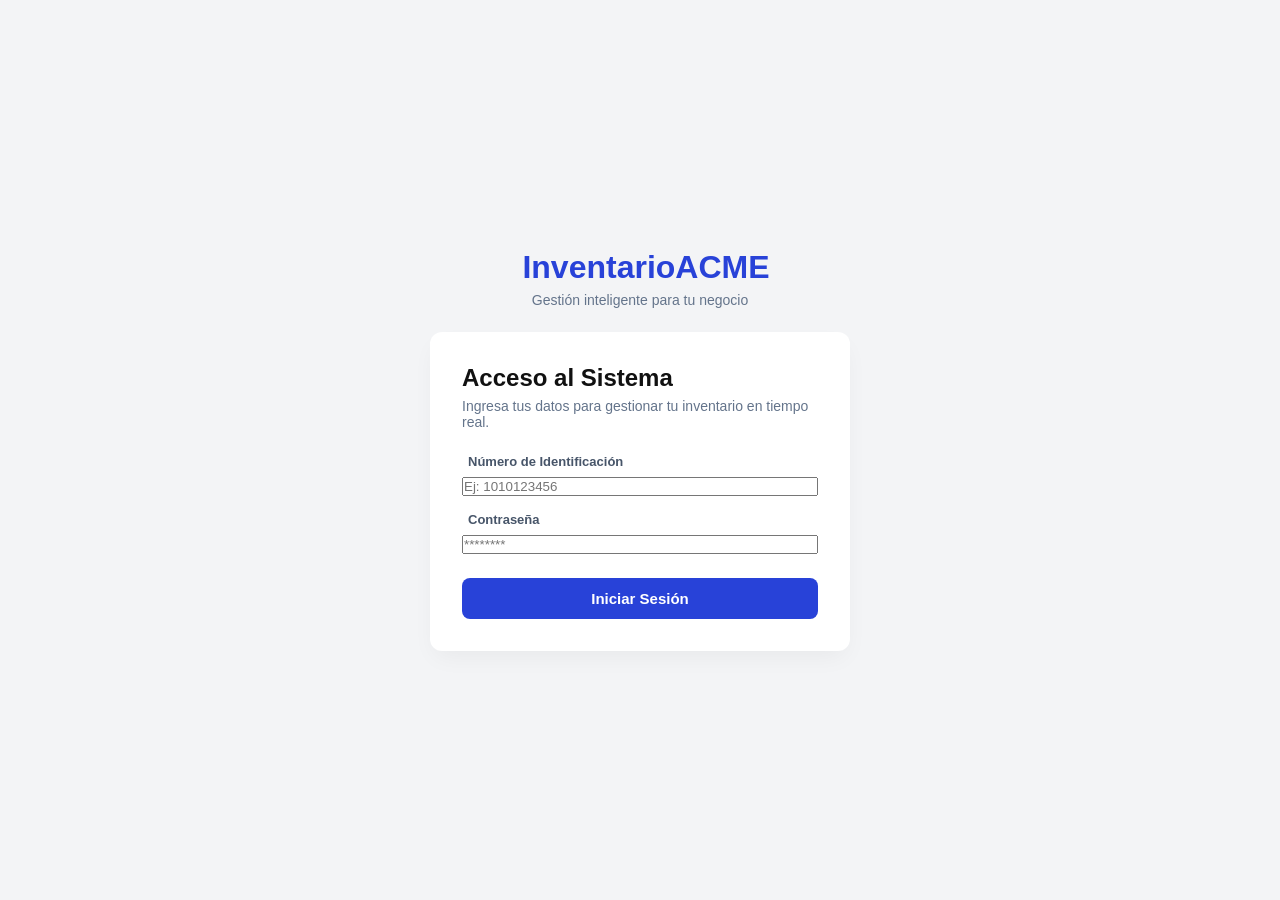
<file: index.html>
<!DOCTYPE html>
<html lang="es">
<head>
    <meta charset="UTF-8">
    <meta name="viewport" content="width=device-width, initial-scale=1.0">
    <title>Inventario - Login</title>
    <link rel="stylesheet" href="styles.css">
</head>
<body class="body-login">

    <div class="logo">
        <h1>
            <i class="fa-solid fa-wave-square"></i>
            InventarioACME
        </h1>
        <p>Gestión inteligente para tu negocio</p>
    </div>

    <div class="login-container">
        <h2>Acceso al Sistema</h2>
        <p class="descripcion">Ingresa tus datos para gestionar tu inventario en tiempo real.</p>

        <form id="form-login">
            <label>
                <i class="fa-regular fa-user"></i>
                Número de Identificación
            </label>
            <input type="text" id="identificacion" placeholder="Ej: 1010123456" required>

            <div class="password-header">
                <label>
                    <i class="fa-solid fa-lock"></i>
                    Contraseña
                </label>
            </div>
            <input type="password" id="clave" placeholder="********" required>

            <button type="submit">Iniciar Sesión</button>
        </form>
    </div>
    <script src="login.js"></script>
</body>
</html>
</file>
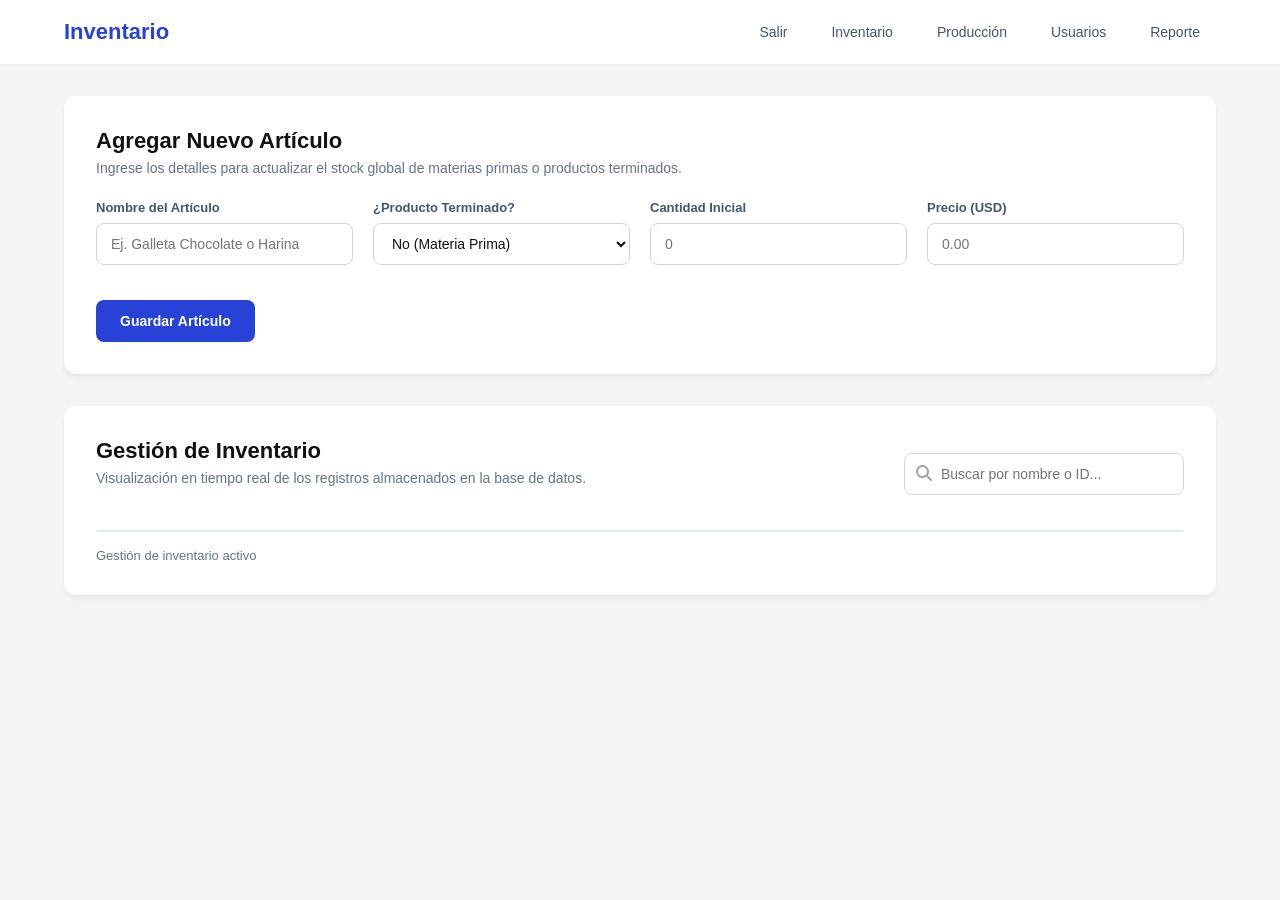
<file: inventario.html>
<!DOCTYPE html>
<html lang="es">

<head>
    <meta charset="UTF-8">
    <meta name="viewport" content="width=device-width, initial-scale=1.0">
    <title>Inventario - Gestión</title>
    <link rel="stylesheet" href="styles.css">
    <link rel="stylesheet" href="https://cdnjs.cloudflare.com/ajax/libs/font-awesome/6.4.0/css/all.min.css">
</head>

<body>

    <nav class="navbar">
        <div class="nav-container">
            <a href="#" class="nav-logo">Inventario</a>
            <div class="nav-menu">
                <a href="index.html" class="nav-item">Salir</a>
                <a href="inventario.html" class="nav-item">Inventario</a>
                <a href="produccion.html" class="nav-item">Producción</a>
                <a href="usuarios.html" class="nav-item">Usuarios</a>
                <a href="reporte.html" class="nav-item">Reporte</a>
            </div>
        </div>
    </nav>

    <div class="container">
        <div class="card">
            <h2>Agregar Nuevo Artículo</h2>
            <p>Ingrese los detalles para actualizar el stock global de materias primas o productos terminados.</p>

            <form id="producto-form" class="producto-form">
                <div class="grupo">
                    <label for="nombre">Nombre del Artículo</label>
                    <input type="text" id="nombre" placeholder="Ej. Galleta Chocolate o Harina" require>
                </div>

                <div class="grupo">
                    <label for="tipo-producto">¿Producto Terminado?</label>
                    <select id="tipo-producto" required>
                        <option value="no">No (Materia Prima)</option>
                        <option value="si">Sí (Producto Terminado)</option>
                    </select>
                </div>

                <div class="grupo">
                    <label for="cantidad">Cantidad Inicial</label>
                    <input type="number" id="cantidad" placeholder="0" required min="0">
                </div>

                <div class="grupo">
                    <label for="precio">Precio (USD)</label>
                    <input type="number" step="0.01" id="precio" placeholder="0.00" required min="0">
                </div>

                <div id="seccion-receta" style="display: none; grid-column: 1 / -1; background: #f8fafc; padding: 20px; border-radius: 8px; border-left: 4px solid #2842d8; margin-top: 10px;">
                    <strong style="display: block; margin-bottom: 5px; color: #1e293b;">Definir Receta / Ingredientes</strong>
                    <p style="font-size: 13px; color: #64748b; margin-bottom: 10px;">Indique qué materias primas se consumen para fabricar una unidad.</p>
                    
                    <div id="contenedor-insumos"></div>
                </div>

                <button type="submit" class="btn-agregar" id="btnGuardar" style="grid-column: 1 / -1; margin-top: 15px;">
                    Guardar Artículo
                </button>
            </form>
        </div>

        <div class="card">
            <div class="encabezado-tabla" style="display: flex; justify-content: space-between; align-items: center; flex-wrap: wrap; gap: 16px; margin-bottom: 20px;">
                <div>
                    <h2>Gestión de Inventario</h2>
                    <p>Visualización en tiempo real de los registros almacenados en la base de datos.</p>
                </div>
                
                <div class="grupo-busqueda" style="position: relative;">
                    <span style="position: absolute; left: 12px; top: 50%; transform: translateY(-50%); color: #9ca3af;">
                        <i class="fa-solid fa-magnifying-glass"></i>
                    </span>
                    <input type="text" id="input-buscar" placeholder="Buscar por nombre o ID...">
                </div>
            </div>

            <div id="contenedor-tabla-componente"></div>

            <div class="footer-tabla">
                <span>Gestión de inventario activo</span>
            </div>
        </div>
    </div>

    <script src="inventario.js"></script>
</body>

</html>
</file>
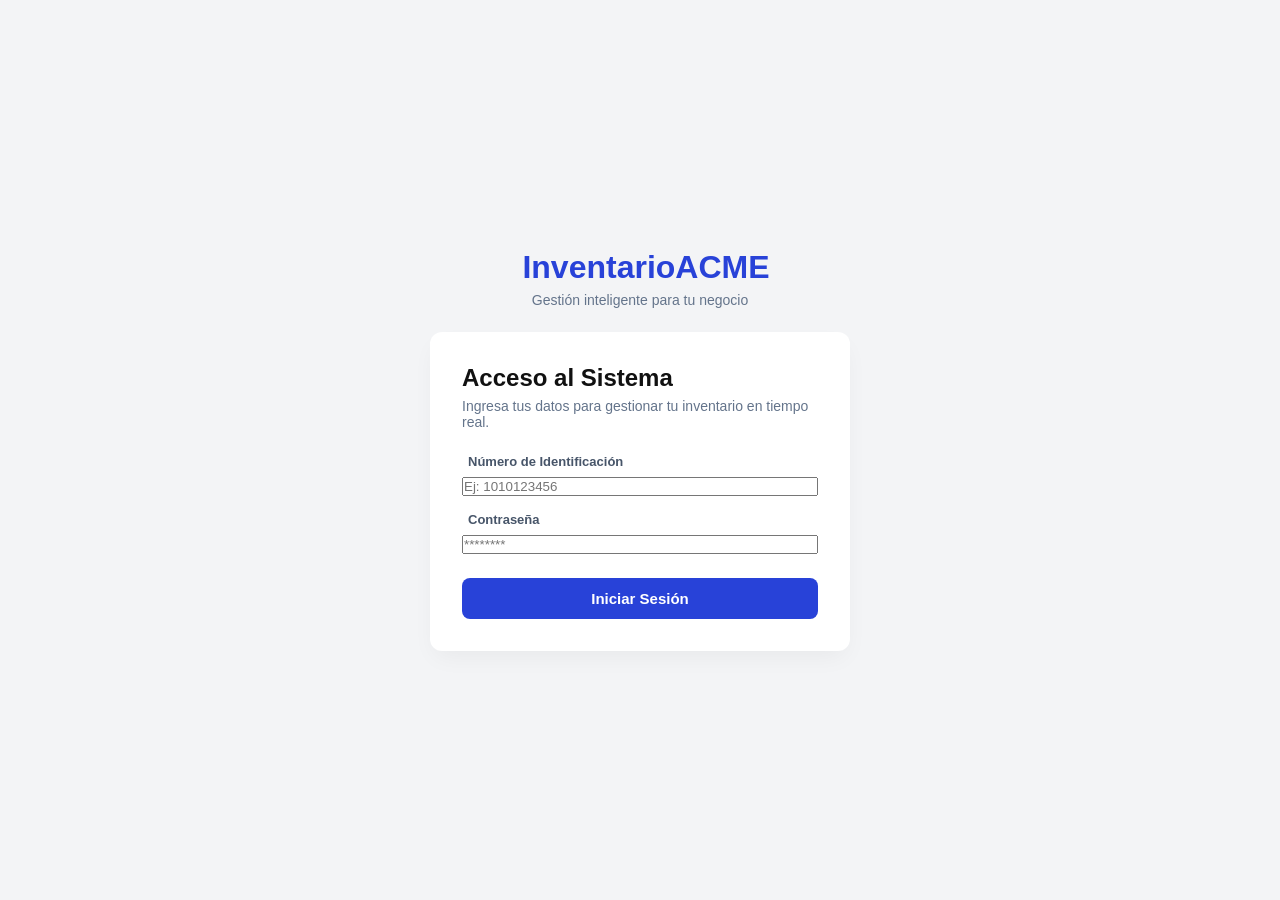
<file: login.html>
<!DOCTYPE html>
<html lang="es">
<head>
    <meta charset="UTF-8">
    <meta name="viewport" content="width=device-width, initial-scale=1.0">
    <title>Inventario - Login</title>
    <link rel="stylesheet" href="styles.css">
</head>
<body class="body-login">

    <div class="logo">
        <h1>
            <i class="fa-solid fa-wave-square"></i>
            InventarioACME
        </h1>
        <p>Gestión inteligente para tu negocio</p>
    </div>

    <div class="login-container">
        <h2>Acceso al Sistema</h2>
        <p class="descripcion">Ingresa tus datos para gestionar tu inventario en tiempo real.</p>

        <form id="form-login">
            <label>
                <i class="fa-regular fa-user"></i>
                Número de Identificación
            </label>
            <input type="text" id="identificacion" placeholder="Ej: 1010123456" required>

            <div class="password-header">
                <label>
                    <i class="fa-solid fa-lock"></i>
                    Contraseña
                </label>
            </div>
            <input type="password" id="clave" placeholder="********" required>

            <button type="submit">Iniciar Sesión</button>
        </form>
    </div>
    <script src="login.js"></script>
</body>
</html>
</file>
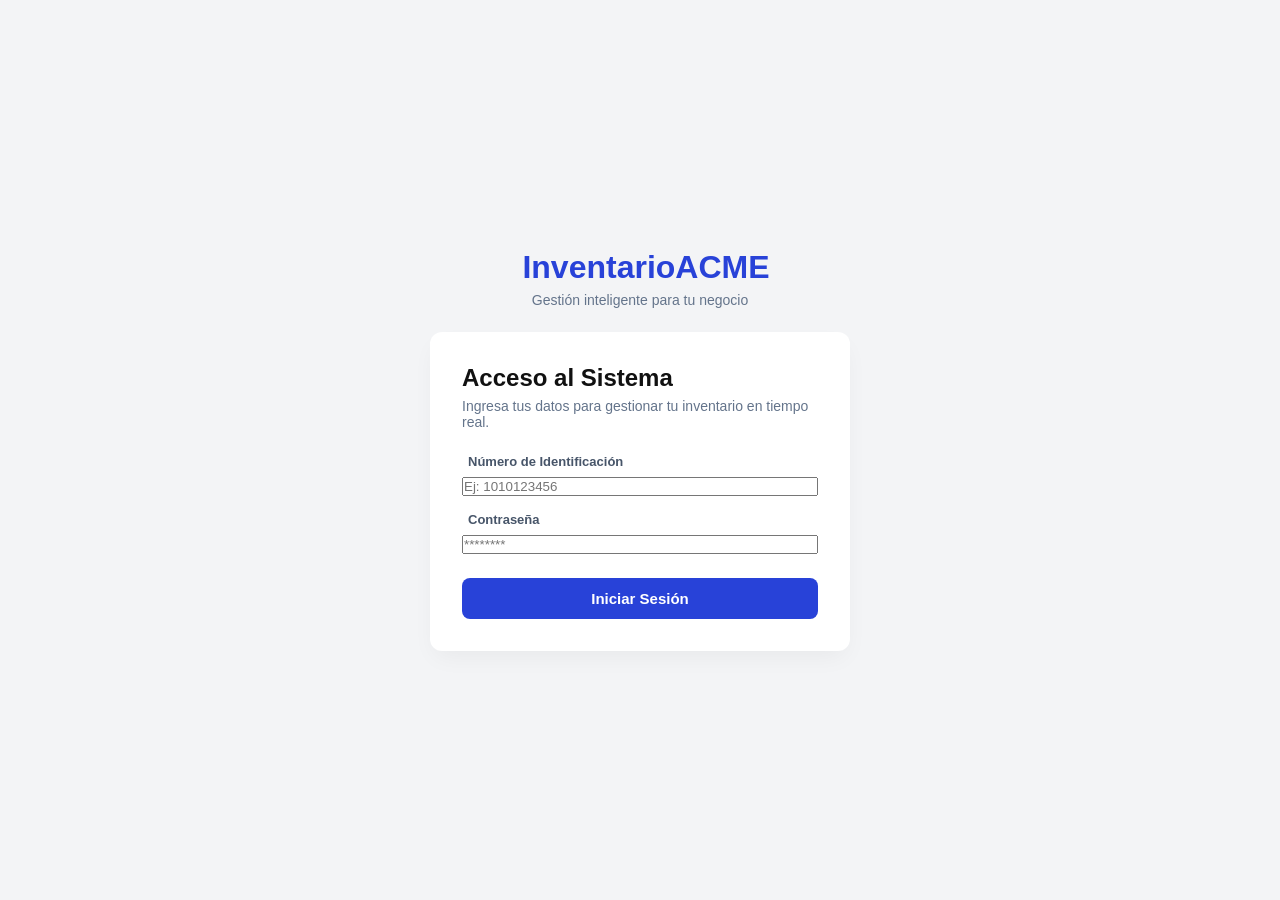
<file: produccion.html>
<!DOCTYPE html>
<html lang="es">
<head>
    <meta charset="UTF-8">
    <meta name="viewport" content="width=device-width, initial-scale=1.0">
    <title>Inventario - Producción</title>
    <link rel="stylesheet" href="styles.css">
</head>
<body>

    <nav class="navbar">
        <div class="nav-container">
            <a href="#" class="nav-logo">Inventario</a>
            <div class="nav-menu">
                <a href="index.html" class="nav-item">Salir</a>
                <a href="inventario.html" class="nav-item">Inventario</a>
                <a href="produccion.html" class="nav-item active">Producción</a>
                <a href="usuarios.html" class="nav-item">Usuarios</a>
                <a href="reporte.html" class="nav-item">Reporte</a>
            </div>
        </div>
    </nav>

    <div class="container">
        <div class="card card-produccion">
            <h2>Orden de Producción</h2>
            <p>Al procesar una orden, el sistema aumentará el stock del producto terminado y descontará automáticamente los ingredientes de la materia prima.</p>

            <form id="form-produccion" class="producto-form-produccion">
                <div class="grupo-produccion">
                    <label for="select-producto-terminado">Seleccionar Producto a Fabricar:</label>
                    <select id="select-producto-terminado" required>
                        <option value="">-- Seleccione un Producto --</option>
                    </select>
                </div>

                <div id="vista-receta" class="receta-box">
                    <strong>Insumos necesarios por unidad:</strong>
                    <ul id="lista-insumos-unidades" class="receta-lista"></ul>
                </div>

                <div class="grupo-produccion">
                    <label for="cantidad-producir">Cantidad de Unidades a Producir:</label>
                    <input type="number" id="cantidad-producir" placeholder="Ej: 50" min="1" required min="0">
                </div>

                <button type="submit" class="btn-producir">
                    Procesar Fabricación
                </button>
            </form>
        </div>
    </div>

    <script src="produccion.js"></script>
</body>
</html>
</file>
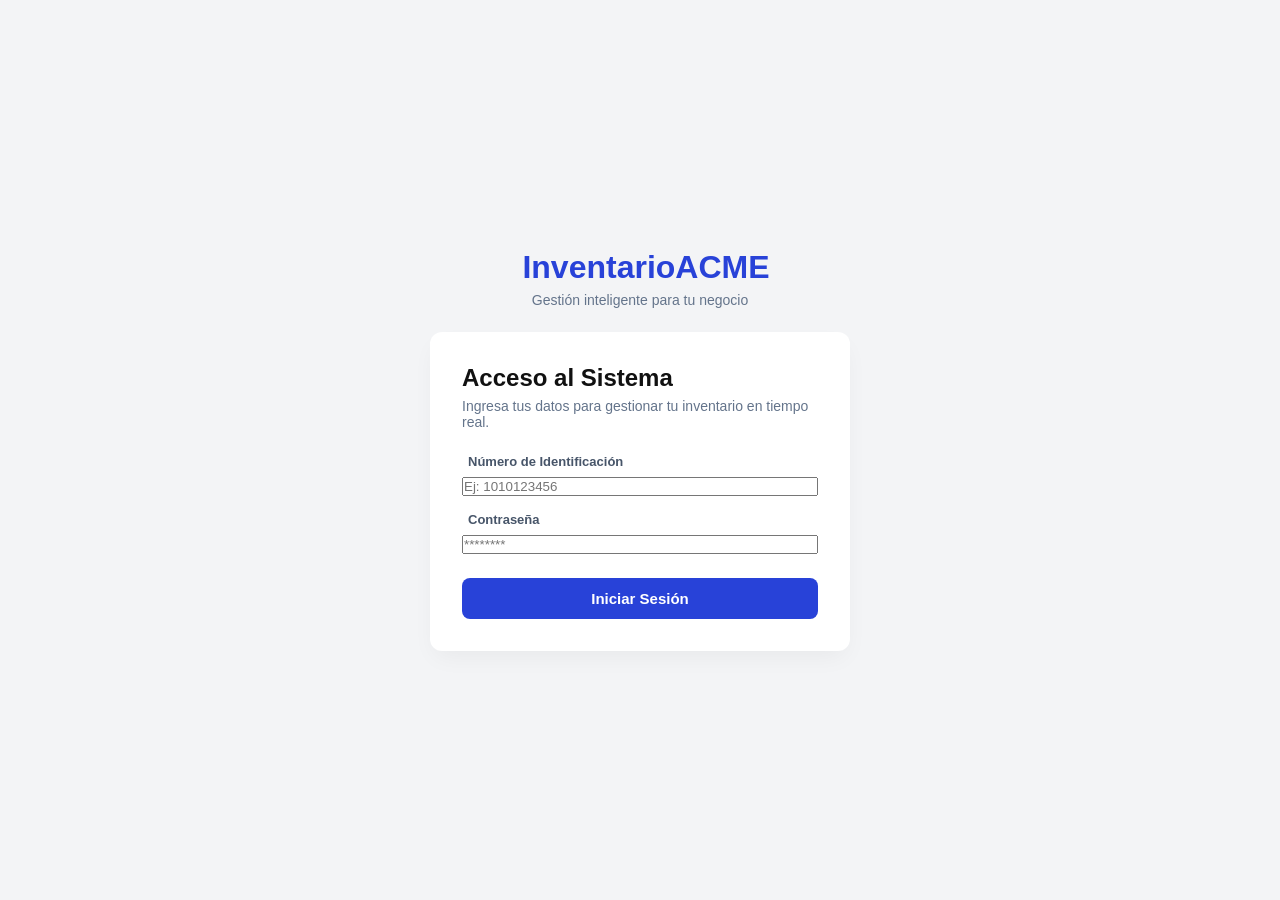
<file: reporte.html>
<!DOCTYPE html>
<html lang="es">
<head>
    <meta charset="UTF-8">
    <meta name="viewport" content="width=device-width, initial-scale=1.0">
    <title>Inventario - Reporte de Materia Prima</title>
    <link rel="stylesheet" href="styles.css">
</head>
<body>

    <nav class="navbar">
        <div class="nav-container">
            <a href="#" class="nav-logo">Inventario</a>
            <div class="nav-menu">
                <a href="index.html" class="nav-item">Salir</a>
                <a href="inventario.html" class="nav-item">Inventario</a>
                <a href="produccion.html" class="nav-item">Producción</a>
                <a href="usuarios.html" class="nav-item">Usuarios</a>
                <a href="reporte.html" class="nav-item active">Reporte</a>
            </div>
        </div>
    </nav>

    <div class="container">
        <div class="card">
            <h2>Reporte de Materia Prima Utilizada</h2>
            <p>Seleccione el año y el mes para ver el código, nombre y cantidad consumida de cada materia prima en las producciones realizadas.</p>

            <form id="form-reporte" class="producto-form-produccion">
                <div class="grupo-produccion">
                    <label for="select-anio">Año:</label>
                    <select id="select-anio" required></select>
                </div>

                <div class="grupo-produccion">
                    <label for="select-mes">Mes:</label>
                    <select id="select-mes" required>
                        <option value="1">Enero</option>
                        <option value="2">Febrero</option>
                        <option value="3">Marzo</option>
                        <option value="4">Abril</option>
                        <option value="5">Mayo</option>
                        <option value="6">Junio</option>
                        <option value="7">Julio</option>
                        <option value="8">Agosto</option>
                        <option value="9">Septiembre</option>
                        <option value="10">Octubre</option>
                        <option value="11">Noviembre</option>
                        <option value="12">Diciembre</option>
                    </select>
                </div>

                <button type="submit" class="btn-producir">
                    Generar Reporte
                </button>
            </form>
        </div>

        <div class="card">
            <h2>Consumo de Materia Prima</h2>
            <p>Resultados del período seleccionado.</p>

            <div id="contenedor-tabla-reporte"></div>
        </div>
    </div>

    <script src="reporte.js"></script>
</body>
</html>
</file>
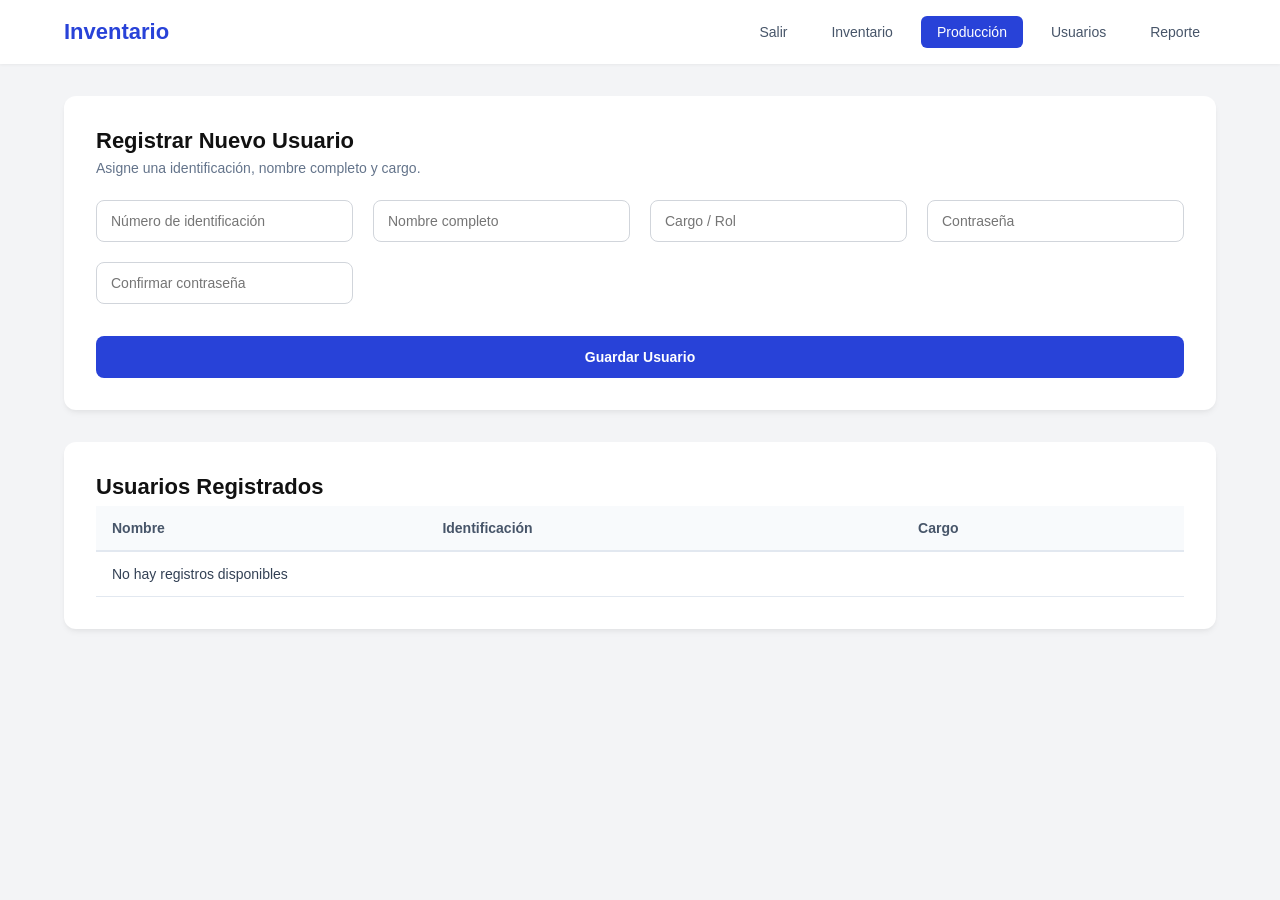
<file: usuarios.html>
<!DOCTYPE html>
<html lang="es">

<head>
  <meta charset="UTF-8" />
  <meta name="viewport" content="width=device-width, initial-scale=1.0" />
  <title>Inventario - Usuarios</title>
  <link rel="stylesheet" href="styles.css" />
</head>

<body>
  <nav class="navbar">
    <div class="nav-container">
      <a href="#" class="nav-logo">Inventario</a>

      <div class="nav-menu">
        <a href="index.html" class="nav-item">Salir</a>
        <a href="inventario.html" class="nav-item">Inventario</a>
        <a href="produccion.html" class="nav-item active">Producción</a>
        <a href="usuarios.html" class="nav-item">Usuarios</a>
        <a href="reporte.html" class="nav-item">Reporte</a>
      </div>
    </div>
  </nav>

  <div class="container">
    <div class="card">
      <h2>Registrar Nuevo Usuario</h2>
      <p>Asigne una identificación, nombre completo y cargo.</p>

      <form class="usuario-form" id="usuario-from">
        <input type="text" id="identificacion" placeholder="Número de identificación" required />

        <input type="text" id="nombre" placeholder="Nombre completo" required />

        <input type="text" id="cargo" placeholder="Cargo / Rol" required />

        <input type="password" id="password" placeholder="Contraseña" required />

        <input type="password" id="confirmarPassword" placeholder="Confirmar contraseña" required />

        <button type="submit" class="btn-agregar">Guardar Usuario</button>
      </form>
    </div>

    <div class="card">
      <h2>Usuarios Registrados</h2>

      <div id="contenedorTabla"></div>
    </div>
  </div>

  <script src="componentes.js"></script>
  <script src="usuario.js"></script>
</body>

</html>
</file>
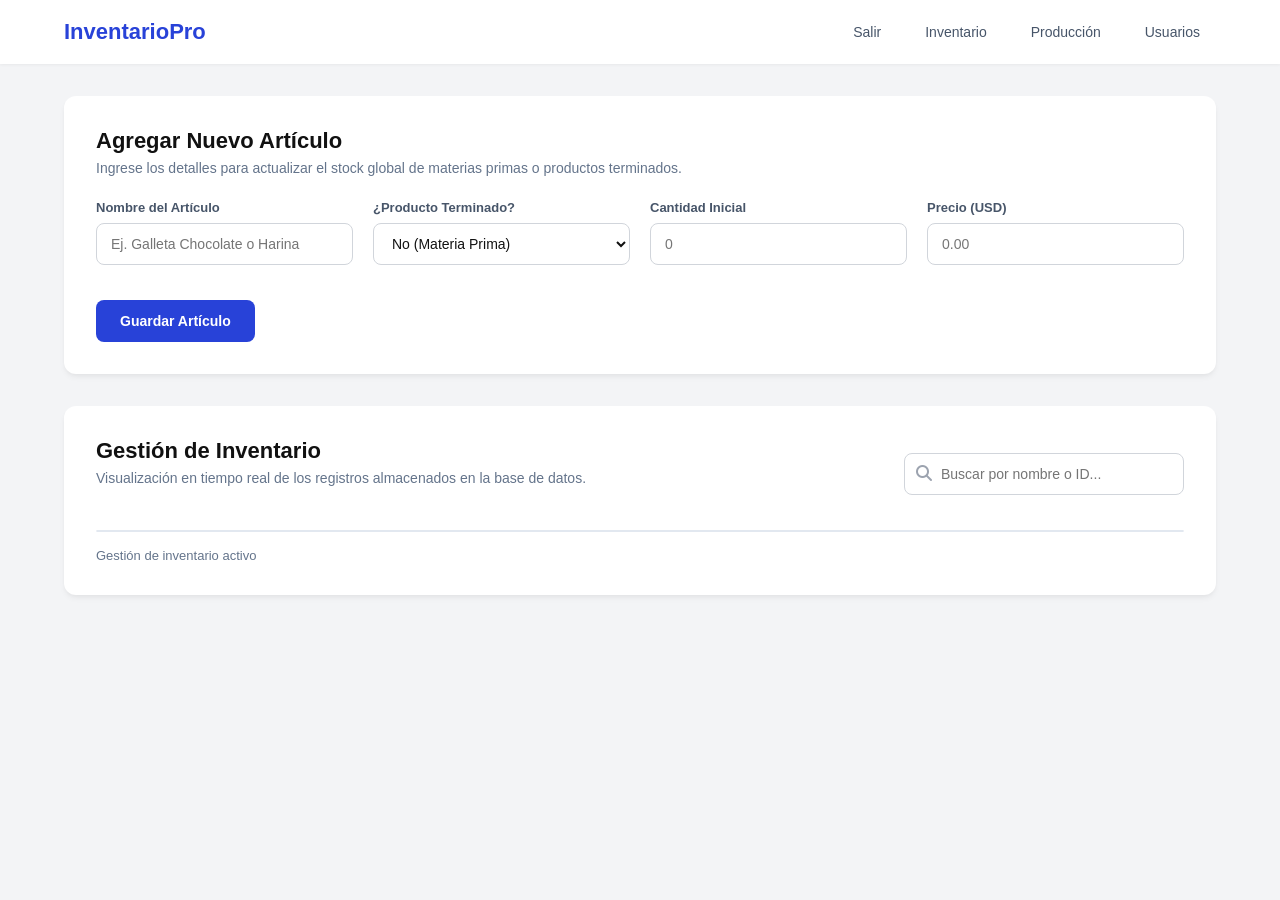
<file: Inventario_JS/inventario.html>
<!DOCTYPE html>
<html lang="es">

<head>
    <meta charset="UTF-8">
    <meta name="viewport" content="width=device-width, initial-scale=1.0">
    <title>Inventario - Gestión</title>
    <link rel="stylesheet" href="styles.css">
    <link rel="stylesheet" href="https://cdnjs.cloudflare.com/ajax/libs/font-awesome/6.4.0/css/all.min.css">
</head>

<body>

    <nav class="navbar">
        <div class="nav-container">
            <a href="#" class="nav-logo">InventarioPro</a>
            <div class="nav-menu">
                <a href="login.html" class="nav-item">Salir</a>
                <a href="inventario.html" class="nav-item">Inventario</a>
                <a href="produccion.html" class="nav-item">Producción</a>
                <a href="usuarios.html" class="nav-item">Usuarios</a>
            </div>
        </div>
    </nav>

    <div class="container">
        <div class="card">
            <h2>Agregar Nuevo Artículo</h2>
            <p>Ingrese los detalles para actualizar el stock global de materias primas o productos terminados.</p>

            <form id="producto-form" class="producto-form">
                <div class="grupo">
                    <label for="nombre">Nombre del Artículo</label>
                    <input type="text" id="nombre" placeholder="Ej. Galleta Chocolate o Harina" required>
                </div>

                <div class="grupo">
                    <label for="tipo-producto">¿Producto Terminado?</label>
                    <select id="tipo-producto" required>
                        <option value="no">No (Materia Prima)</option>
                        <option value="si">Sí (Producto Terminado)</option>
                    </select>
                </div>

                <div class="grupo">
                    <label for="cantidad">Cantidad Inicial</label>
                    <input type="number" id="cantidad" placeholder="0" required>
                </div>

                <div class="grupo">
                    <label for="precio">Precio (USD)</label>
                    <input type="number" step="0.01" id="precio" placeholder="0.00" required>
                </div>

                <div id="seccion-receta" style="display: none; grid-column: 1 / -1; background: #f8fafc; padding: 20px; border-radius: 8px; border-left: 4px solid #2842d8; margin-top: 10px;">
                    <strong style="display: block; margin-bottom: 5px; color: #1e293b;">Definir Receta / Ingredientes</strong>
                    <p style="font-size: 13px; color: #64748b; margin-bottom: 10px;">Indique qué materias primas se consumen para fabricar una unidad.</p>
                    
                    <div id="contenedor-insumos"></div>
                </div>

                <button type="submit" class="btn-agregar" id="btnGuardar" style="grid-column: 1 / -1; margin-top: 15px;">
                    Guardar Artículo
                </button>
            </form>
        </div>

        <div class="card">
            <div class="encabezado-tabla" style="display: flex; justify-content: space-between; align-items: center; flex-wrap: wrap; gap: 16px; margin-bottom: 20px;">
                <div>
                    <h2>Gestión de Inventario</h2>
                    <p>Visualización en tiempo real de los registros almacenados en la base de datos.</p>
                </div>
                
                <div class="grupo-busqueda" style="position: relative;">
                    <span style="position: absolute; left: 12px; top: 50%; transform: translateY(-50%); color: #9ca3af;">
                        <i class="fa-solid fa-magnifying-glass"></i>
                    </span>
                    <input type="text" id="input-buscar" placeholder="Buscar por nombre o ID...">
                </div>
            </div>

            <div id="contenedor-tabla-componente"></div>

            <div class="footer-tabla">
                <span>Gestión de inventario activo</span>
            </div>
        </div>
    </div>

    <script src="inventario.js"></script>
</body>

</html>
</file>
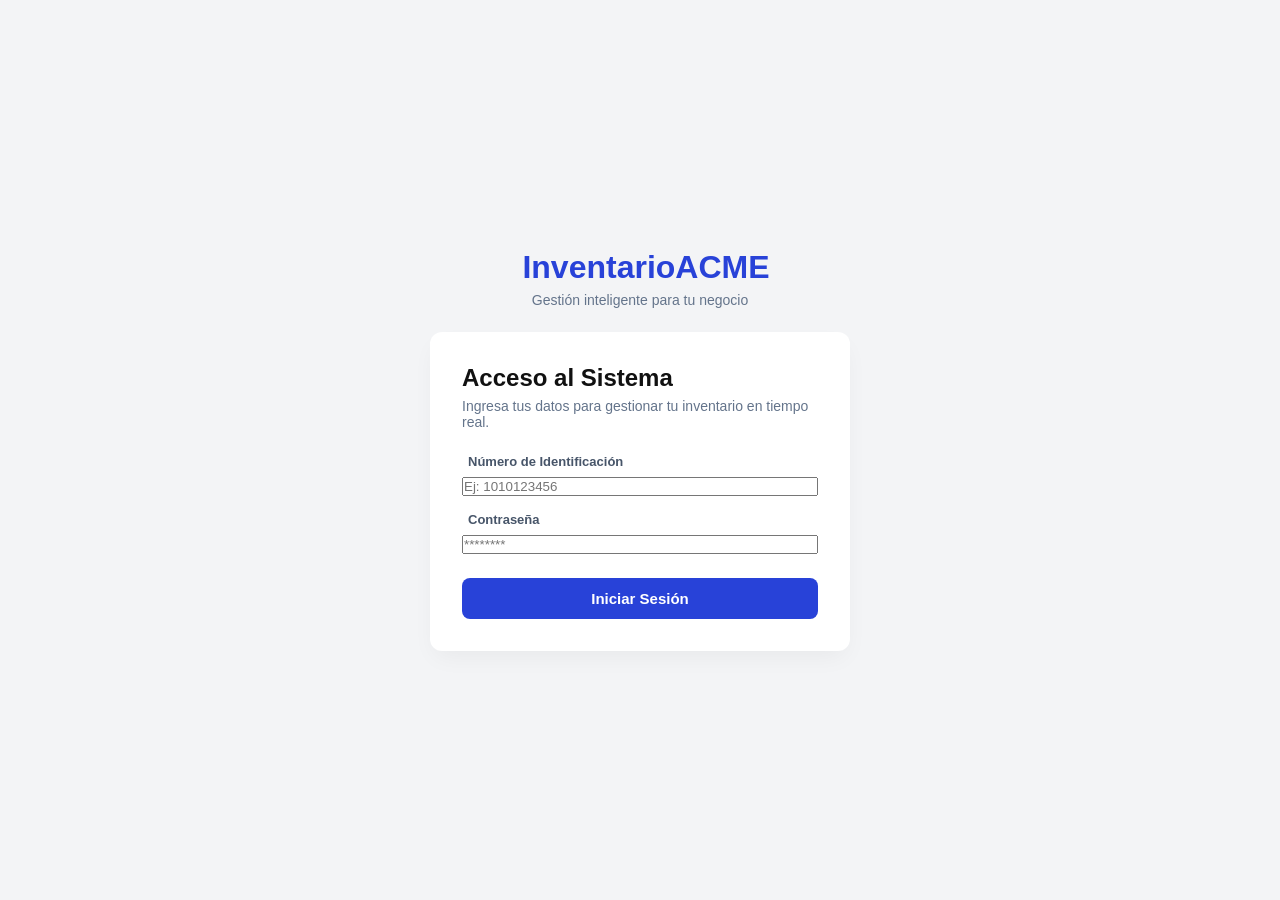
<file: Inventario_JS/produccion.html>
<!DOCTYPE html>
<html lang="es">
<head>
    <meta charset="UTF-8">
    <meta name="viewport" content="width=device-width, initial-scale=1.0">
    <title>Inventario - Producción</title>
    <link rel="stylesheet" href="styles.css">
</head>
<body>

    <nav class="navbar">
        <div class="nav-container">
            <a href="#" class="nav-logo">Inventario</a>
            <div class="nav-menu">
                <a href="login.html" class="nav-item">Salir</a>
                <a href="inventario.html" class="nav-item">Inventario</a>
                <a href="produccion.html" class="nav-item active">Producción</a>
                <a href="usuarios.html" class="nav-item">Usuarios</a>
            </div>
        </div>
    </nav>

    <div class="container">
        <div class="card card-produccion">
            <h2>Orden de Producción</h2>
            <p>Al procesar una orden, el sistema aumentará el stock del producto terminado y descontará automáticamente los ingredientes de la materia prima.</p>

            <form id="form-produccion" class="producto-form-produccion">
                <div class="grupo-produccion">
                    <label for="select-producto-terminado">Seleccionar Producto a Fabricar:</label>
                    <select id="select-producto-terminado" required>
                        <option value="">-- Seleccione un Producto --</option>
                    </select>
                </div>

                <div id="vista-receta" class="receta-box">
                    <strong>Insumos necesarios por unidad:</strong>
                    <ul id="lista-insumos-unidades" class="receta-lista"></ul>
                </div>

                <div class="grupo-produccion">
                    <label for="cantidad-producir">Cantidad de Unidades a Producir:</label>
                    <input type="number" id="cantidad-producir" placeholder="Ej: 50" min="1" required>
                </div>

                <button type="submit" class="btn-producir">
                    Procesar Fabricación
                </button>
            </form>
        </div>
    </div>

    <script src="produccion.js"></script>
</body>
</html>
</file>
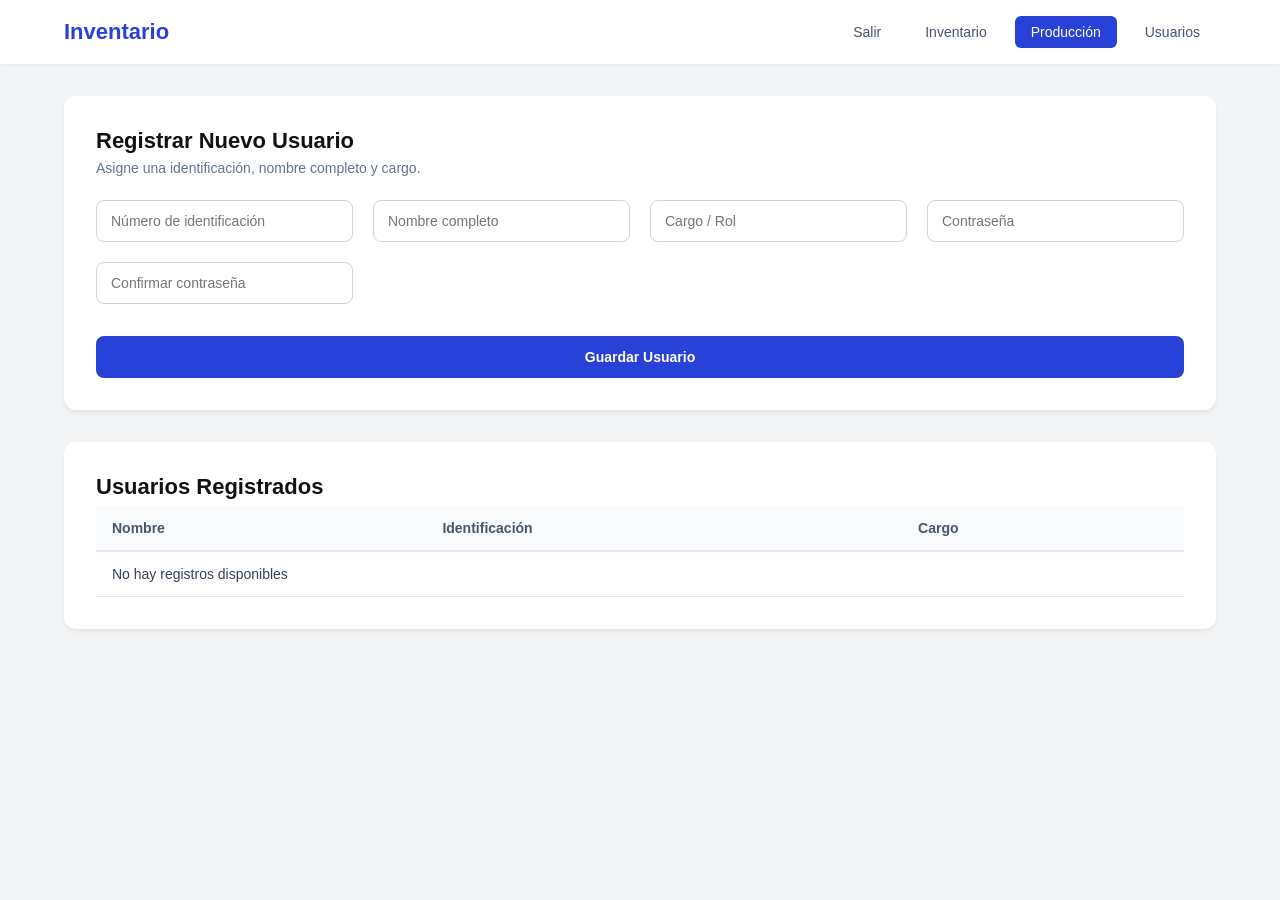
<file: Inventario_JS/usuarios.html>
<!DOCTYPE html>
<html lang="es">

<head>
  <meta charset="UTF-8" />
  <meta name="viewport" content="width=device-width, initial-scale=1.0" />
  <title>Inventario - Usuarios</title>
  <link rel="stylesheet" href="styles.css" />
</head>

<body>
  <nav class="navbar">
    <div class="nav-container">
      <a href="#" class="nav-logo">Inventario</a>

      <div class="nav-menu">
        <a href="login.html" class="nav-item">Salir</a>
        <a href="inventario.html" class="nav-item">Inventario</a>
        <a href="produccion.html" class="nav-item active">Producción</a>
        <a href="usuarios.html" class="nav-item">Usuarios</a>
      </div>
    </div>
  </nav>

  <div class="container">
    <div class="card">
      <h2>Registrar Nuevo Usuario</h2>
      <p>Asigne una identificación, nombre completo y cargo.</p>

      <form class="usuario-form" id="usuario-from">
        <input type="text" id="identificacion" placeholder="Número de identificación" required />

        <input type="text" id="nombre" placeholder="Nombre completo" required />

        <input type="text" id="cargo" placeholder="Cargo / Rol" required />

        <input type="password" id="password" placeholder="Contraseña" required />

        <input type="password" id="confirmarPassword" placeholder="Confirmar contraseña" required />

        <button type="submit" class="btn-agregar">Guardar Usuario</button>
      </form>
    </div>

    <div class="card">
      <h2>Usuarios Registrados</h2>

      <div id="contenedorTabla"></div>
    </div>
  </div>

  <script src="componentes.js"></script>
  <script src="usuario.js"></script>
</body>

</html>
</file>
<file: styles.css>
:root {
    --primary: #2842d8;
    --primary-hover: #1e33ab;
    --success: #10b981;
    --success-hover: #059669;
    --danger: #b91c1c;
    --danger-bg: #fee2e2;
    --danger-hover: #fecaca;
    --edit: #4338ca;
    --edit-bg: #e0e7ff;
    --edit-hover: #c7d2fe;
    --text-main: #111111;
    --text-muted: #64748b;
    --bg-main: #f3f4f6;
    --bg-card: #ffffff;
    --border: #d1d5db;
    --radius: 8px;
    --shadow: 0 4px 6px -1px rgba(0, 0, 0, 0.05), 0 2px 4px -1px rgba(0, 0, 0, 0.03);
}

* {
    margin: 0;
    padding: 0;
    box-sizing: border-box;
    font-family: 'Segoe UI', -apple-system, BlinkMacSystemFont, Arial, sans-serif;
}

body {
    background-color: var(--bg-main);
    color: var(--text-main);
    min-height: 100vh;
    display: flex;
    flex-direction: column;
    align-items: center;
    justify-content: flex-start;
    padding-bottom: 40px;
}

body.body-login {
    justify-content: center;
    padding: 20px;
}

.logo {
    text-align: center;
    margin-bottom: 24px;
}

.logo h1 {
    color: var(--primary);
    font-size: 32px;
    font-weight: 700;
    display: flex;
    justify-content: center;
    align-items: center;
    gap: 12px;
}

.logo p {
    color: var(--text-muted);
    font-size: 14px;
    margin-top: 6px;
}

.login-container {
    background: var(--bg-card);
    width: 100%;
    max-width: 420px;
    padding: 32px;
    border-radius: 12px;
    box-shadow: 0 10px 25px -5px rgba(0, 0, 0, 0.05);
}

.login-container h2 {
    font-size: 24px;
    font-weight: 600;
    margin-bottom: 6px;
}

.login-container .descripcion {
    color: var(--text-muted);
    font-size: 14px;
    margin-bottom: 24px;
}

.login-container form {
    display: flex;
    flex-direction: column;
    gap: 16px;
}

.login-container label {
    font-size: 13px;
    font-weight: 600;
    color: #475569;
    display: flex;
    align-items: center;
    gap: 6px;
    margin-bottom: -8px;
}

.login-container button[type="submit"] {
    background-color: var(--primary);
    color: white;
    border: none;
    padding: 12px;
    font-size: 15px;
    font-weight: 600;
    border-radius: var(--radius);
    cursor: pointer;
    transition: background-color 0.2s;
    margin-top: 8px;
}

.login-container button[type="submit"]:hover {
    background-color: var(--primary-hover);
}

.navbar {
    width: 100%;
    background-color: var(--bg-card);
    box-shadow: 0 1px 3px rgba(0,0,0,0.05);
    padding: 16px 0;
    margin-bottom: 32px;
}

.nav-container {
    width: 100%;
    max-width: 1200px;
    margin: 0 auto;
    padding: 0 24px;
    display: flex;
    justify-content: space-between;
    align-items: center;
}

.nav-logo {
    font-size: 22px;
    font-weight: 700;
    color: var(--primary);
    text-decoration: none;
}

.nav-menu {
    display: flex;
    gap: 12px;
}

.nav-item {
    text-decoration: none;
    color: #475569;
    font-size: 14px;
    font-weight: 500;
    padding: 8px 16px;
    border-radius: 6px;
    transition: all 0.2s;
}

.nav-item:hover {
    background-color: var(--bg-main);
    color: var(--primary);
}

.nav-item.active {
    background-color: var(--primary);
    color: white;
}

.container {
    width: 100%;
    max-width: 1200px;
    padding: 0 24px;
    display: flex;
    flex-direction: column;
    gap: 32px;
}

.card {
    background-color: var(--bg-card);
    border-radius: 12px;
    padding: 32px;
    box-shadow: var(--shadow);
    width: 100%;
}

.card h2 {
    font-size: 22px;
    font-weight: 600;
    color: var(--text-main);
    margin-bottom: 6px;
}

.card p {
    color: var(--text-muted);
    font-size: 14px;
    margin-bottom: 24px;
}

.producto-form,
.producto-form-produccion,
.usuario-form {
    display: grid;
    grid-template-columns: repeat(auto-fit, minmax(240px, 1fr));
    gap: 20px;
    align-items: flex-end;
}

.grupo,
.grupo-produccion {
    display: flex;
    flex-direction: column;
    gap: 8px;
    width: 100%;
}

.grupo label,
.grupo-produccion label {
    font-size: 13px;
    font-weight: 600;
    color: #475569;
}

.producto-form input,
.producto-form select,
.producto-form-produccion input,
.producto-form-produccion select,
.usuario-form input,
.usuario-form select {
    width: 100%;
    height: 42px;
    padding: 10px 14px;
    border: 1px solid var(--border);
    border-radius: var(--radius);
    font-size: 14px;
    background-color: #ffffff;
    color: var(--text-main);
    outline: none;
    transition: border-color 0.2s, box-shadow 0.2s;
}

.producto-form input:focus,
.producto-form select:focus,
.producto-form-produccion input:focus,
.producto-form-produccion select:focus,
.usuario-form input:focus,
.usuario-form select:focus {
    border-color: var(--primary);
    box-shadow: 0 0 0 3px rgba(40, 66, 216, 0.15);
}

input:disabled, select:disabled {
    background-color: #f1f5f9 !important;
    color: #94a3b8 !important;
    cursor: not-allowed;
}

.btn-agregar,
.btn-producir {
    background-color: var(--primary);
    color: white;
    border: none;
    height: 42px;
    padding: 0 24px;
    font-size: 14px;
    font-weight: 600;
    border-radius: var(--radius);
    cursor: pointer;
    display: flex;
    align-items: center;
    justify-content: center;
    transition: background-color 0.2s;
    grid-column: 1 / -1; 
    margin-top: 8px;
    width: max-content;
}

.btn-agregar:hover {
    background-color: var(--primary-hover);
}

.btn-producir {
    background-color: var(--success);
    width: 100%;
}

.btn-producir:hover {
    background-color: var(--success-hover);
}

.usuario-form .btn-agregar {
    grid-column: 1 / -1;
    width: 100%;
    margin-top: 12px;
}

#contenedor-tabla-componente, 
#contenedor-tabla {
    width: 100%;
    overflow-x: auto;
    border: 1px solid #e2e8f0;
    border-radius: var(--radius);
    margin-top: 16px;
}

table {
    width: 100%;
    border-collapse: collapse;
    font-size: 14px;
    text-align: left;
    background-color: #ffffff;
}

th {
    background-color: #f8fafc;
    color: #475569;
    font-weight: 600;
    padding: 14px 16px;
    border-bottom: 2px solid #e2e8f0;
    white-space: nowrap;
}

td {
    padding: 14px 16px;
    border-bottom: 1px solid #e2e8f0;
    color: #334155;
}

tr:hover {
    background-color: #f8fafc;
}

.btn-editar {
    background-color: var(--edit-bg);
    color: var(--edit);
    border: none;
    padding: 6px 14px;
    border-radius: 6px;
    font-size: 13px;
    font-weight: 500;
    cursor: pointer;
    margin-right: 6px;
    transition: background-color 0.2s;
}

.btn-editar:hover {
    background-color: var(--edit-hover);
}

.btn-eliminar {
    background-color: var(--danger-bg);
    color: var(--danger);
    border: none;
    padding: 6px 14px;
    border-radius: 6px;
    font-size: 13px;
    font-weight: 500;
    cursor: pointer;
    transition: background-color 0.2s;
}

.btn-eliminar:hover {
    background-color: var(--danger-hover);
}

.footer-tabla {
    margin-top: 16px;
    font-size: 13px;
    color: var(--text-muted);
    display: flex;
    justify-content: space-between;
}

#seccion-receta,
.receta-box {
    grid-column: 1 / -1;
    background-color: #f8fafc;
    padding: 20px;
    border-radius: var(--radius);
    border-left: 4px solid var(--primary);
    margin-top: 12px;
}

.receta-box {
    border-left-color: var(--success);
}

#seccion-receta strong,
.receta-box strong {
    color: #1e293b;
    display: block;
    margin-bottom: 6px;
    font-size: 15px;
    font-weight: 600;
}

#seccion-receta p {
    font-size: 13px;
    color: var(--text-muted);
    margin-bottom: 0px;
}

.receta-lista {
    padding-left: 20px;
    font-size: 14px;
    color: #334155;
    display: flex;
    flex-direction: column;
    gap: 8px;
    margin-top: 12px;
}

#contenedor-insumos {
    display: flex;
    flex-direction: column;
    gap: 12px;
    max-height: 220px; 
    overflow-y: auto;  
    padding-right: 8px;
    margin-top: 16px;
}

#contenedor-insumos::-webkit-scrollbar {
    width: 6px;
}
#contenedor-insumos::-webkit-scrollbar-track {
    background: #f1f5f9;
    border-radius: 4px;
}
#contenedor-insumos::-webkit-scrollbar-thumb {
    background: #cbd5e1;
    border-radius: 4px;
}
#contenedor-insumos::-webkit-scrollbar-thumb:hover {
    background: #94a3b8;
}

.grupo-busqueda input {
    background-color: #ffffff;
    color: var(--text-main);
    border: 1px solid var(--border);
    border-radius: var(--radius);
    padding: 10px 14px 10px 36px;
    font-size: 14px;
    width: 280px;
    height: 42px;
    transition: all 0.2s ease-in-out;
}

.grupo-busqueda input:focus {
    border-color: var(--primary);
    box-shadow: 0 0 0 3px rgba(40, 66, 216, 0.15);
    width: 320px; 
}
</file>
<file: Inventario_JS/styles.css>
:root {
    --primary: #2842d8;
    --primary-hover: #1e33ab;
    --success: #10b981;
    --success-hover: #059669;
    --danger: #b91c1c;
    --danger-bg: #fee2e2;
    --danger-hover: #fecaca;
    --edit: #4338ca;
    --edit-bg: #e0e7ff;
    --edit-hover: #c7d2fe;
    --text-main: #111111;
    --text-muted: #64748b;
    --bg-main: #f3f4f6;
    --bg-card: #ffffff;
    --border: #d1d5db;
    --radius: 8px;
    --shadow: 0 4px 6px -1px rgba(0, 0, 0, 0.05), 0 2px 4px -1px rgba(0, 0, 0, 0.03);
}

* {
    margin: 0;
    padding: 0;
    box-sizing: border-box;
    font-family: 'Segoe UI', -apple-system, BlinkMacSystemFont, Arial, sans-serif;
}

body {
    background-color: var(--bg-main);
    color: var(--text-main);
    min-height: 100vh;
    display: flex;
    flex-direction: column;
    align-items: center;
    justify-content: flex-start;
    padding-bottom: 40px;
}

body.body-login {
    justify-content: center;
    padding: 20px;
}

.logo {
    text-align: center;
    margin-bottom: 24px;
}

.logo h1 {
    color: var(--primary);
    font-size: 32px;
    font-weight: 700;
    display: flex;
    justify-content: center;
    align-items: center;
    gap: 12px;
}

.logo p {
    color: var(--text-muted);
    font-size: 14px;
    margin-top: 6px;
}

.login-container {
    background: var(--bg-card);
    width: 100%;
    max-width: 420px;
    padding: 32px;
    border-radius: 12px;
    box-shadow: 0 10px 25px -5px rgba(0, 0, 0, 0.05);
}

.login-container h2 {
    font-size: 24px;
    font-weight: 600;
    margin-bottom: 6px;
}

.login-container .descripcion {
    color: var(--text-muted);
    font-size: 14px;
    margin-bottom: 24px;
}

.login-container form {
    display: flex;
    flex-direction: column;
    gap: 16px;
}

.login-container label {
    font-size: 13px;
    font-weight: 600;
    color: #475569;
    display: flex;
    align-items: center;
    gap: 6px;
    margin-bottom: -8px;
}

.login-container button[type="submit"] {
    background-color: var(--primary);
    color: white;
    border: none;
    padding: 12px;
    font-size: 15px;
    font-weight: 600;
    border-radius: var(--radius);
    cursor: pointer;
    transition: background-color 0.2s;
    margin-top: 8px;
}

.login-container button[type="submit"]:hover {
    background-color: var(--primary-hover);
}

.navbar {
    width: 100%;
    background-color: var(--bg-card);
    box-shadow: 0 1px 3px rgba(0,0,0,0.05);
    padding: 16px 0;
    margin-bottom: 32px;
}

.nav-container {
    width: 100%;
    max-width: 1200px;
    margin: 0 auto;
    padding: 0 24px;
    display: flex;
    justify-content: space-between;
    align-items: center;
}

.nav-logo {
    font-size: 22px;
    font-weight: 700;
    color: var(--primary);
    text-decoration: none;
}

.nav-menu {
    display: flex;
    gap: 12px;
}

.nav-item {
    text-decoration: none;
    color: #475569;
    font-size: 14px;
    font-weight: 500;
    padding: 8px 16px;
    border-radius: 6px;
    transition: all 0.2s;
}

.nav-item:hover {
    background-color: var(--bg-main);
    color: var(--primary);
}

.nav-item.active {
    background-color: var(--primary);
    color: white;
}

.container {
    width: 100%;
    max-width: 1200px;
    padding: 0 24px;
    display: flex;
    flex-direction: column;
    gap: 32px;
}

.card {
    background-color: var(--bg-card);
    border-radius: 12px;
    padding: 32px;
    box-shadow: var(--shadow);
    width: 100%;
}

.card h2 {
    font-size: 22px;
    font-weight: 600;
    color: var(--text-main);
    margin-bottom: 6px;
}

.card p {
    color: var(--text-muted);
    font-size: 14px;
    margin-bottom: 24px;
}

.producto-form,
.producto-form-produccion,
.usuario-form {
    display: grid;
    grid-template-columns: repeat(auto-fit, minmax(240px, 1fr));
    gap: 20px;
    align-items: flex-end;
}

.grupo,
.grupo-produccion {
    display: flex;
    flex-direction: column;
    gap: 8px;
    width: 100%;
}

.grupo label,
.grupo-produccion label {
    font-size: 13px;
    font-weight: 600;
    color: #475569;
}

.producto-form input,
.producto-form select,
.producto-form-produccion input,
.producto-form-produccion select,
.usuario-form input,
.usuario-form select {
    width: 100%;
    height: 42px;
    padding: 10px 14px;
    border: 1px solid var(--border);
    border-radius: var(--radius);
    font-size: 14px;
    background-color: #ffffff;
    color: var(--text-main);
    outline: none;
    transition: border-color 0.2s, box-shadow 0.2s;
}

.producto-form input:focus,
.producto-form select:focus,
.producto-form-produccion input:focus,
.producto-form-produccion select:focus,
.usuario-form input:focus,
.usuario-form select:focus {
    border-color: var(--primary);
    box-shadow: 0 0 0 3px rgba(40, 66, 216, 0.15);
}

input:disabled, select:disabled {
    background-color: #f1f5f9 !important;
    color: #94a3b8 !important;
    cursor: not-allowed;
}

.btn-agregar,
.btn-producir {
    background-color: var(--primary);
    color: white;
    border: none;
    height: 42px;
    padding: 0 24px;
    font-size: 14px;
    font-weight: 600;
    border-radius: var(--radius);
    cursor: pointer;
    display: flex;
    align-items: center;
    justify-content: center;
    transition: background-color 0.2s;
    grid-column: 1 / -1; 
    margin-top: 8px;
    width: max-content;
}

.btn-agregar:hover {
    background-color: var(--primary-hover);
}

.btn-producir {
    background-color: var(--success);
    width: 100%;
}

.btn-producir:hover {
    background-color: var(--success-hover);
}

.usuario-form .btn-agregar {
    grid-column: 1 / -1;
    width: 100%;
    margin-top: 12px;
}

#contenedor-tabla-componente, 
#contenedor-tabla {
    width: 100%;
    overflow-x: auto;
    border: 1px solid #e2e8f0;
    border-radius: var(--radius);
    margin-top: 16px;
}

table {
    width: 100%;
    border-collapse: collapse;
    font-size: 14px;
    text-align: left;
    background-color: #ffffff;
}

th {
    background-color: #f8fafc;
    color: #475569;
    font-weight: 600;
    padding: 14px 16px;
    border-bottom: 2px solid #e2e8f0;
    white-space: nowrap;
}

td {
    padding: 14px 16px;
    border-bottom: 1px solid #e2e8f0;
    color: #334155;
}

tr:hover {
    background-color: #f8fafc;
}

.btn-editar {
    background-color: var(--edit-bg);
    color: var(--edit);
    border: none;
    padding: 6px 14px;
    border-radius: 6px;
    font-size: 13px;
    font-weight: 500;
    cursor: pointer;
    margin-right: 6px;
    transition: background-color 0.2s;
}

.btn-editar:hover {
    background-color: var(--edit-hover);
}

.btn-eliminar {
    background-color: var(--danger-bg);
    color: var(--danger);
    border: none;
    padding: 6px 14px;
    border-radius: 6px;
    font-size: 13px;
    font-weight: 500;
    cursor: pointer;
    transition: background-color 0.2s;
}

.btn-eliminar:hover {
    background-color: var(--danger-hover);
}

.footer-tabla {
    margin-top: 16px;
    font-size: 13px;
    color: var(--text-muted);
    display: flex;
    justify-content: space-between;
}

#seccion-receta,
.receta-box {
    grid-column: 1 / -1;
    background-color: #f8fafc;
    padding: 20px;
    border-radius: var(--radius);
    border-left: 4px solid var(--primary);
    margin-top: 12px;
}

.receta-box {
    border-left-color: var(--success);
}

#seccion-receta strong,
.receta-box strong {
    color: #1e293b;
    display: block;
    margin-bottom: 6px;
    font-size: 15px;
    font-weight: 600;
}

#seccion-receta p {
    font-size: 13px;
    color: var(--text-muted);
    margin-bottom: 0px;
}

.receta-lista {
    padding-left: 20px;
    font-size: 14px;
    color: #334155;
    display: flex;
    flex-direction: column;
    gap: 8px;
    margin-top: 12px;
}

#contenedor-insumos {
    display: flex;
    flex-direction: column;
    gap: 12px;
    max-height: 220px; 
    overflow-y: auto;  
    padding-right: 8px;
    margin-top: 16px;
}

#contenedor-insumos::-webkit-scrollbar {
    width: 6px;
}
#contenedor-insumos::-webkit-scrollbar-track {
    background: #f1f5f9;
    border-radius: 4px;
}
#contenedor-insumos::-webkit-scrollbar-thumb {
    background: #cbd5e1;
    border-radius: 4px;
}
#contenedor-insumos::-webkit-scrollbar-thumb:hover {
    background: #94a3b8;
}

.grupo-busqueda input {
    background-color: #ffffff;
    color: var(--text-main);
    border: 1px solid var(--border);
    border-radius: var(--radius);
    padding: 10px 14px 10px 36px;
    font-size: 14px;
    width: 280px;
    height: 42px;
    transition: all 0.2s ease-in-out;
}

.grupo-busqueda input:focus {
    border-color: var(--primary);
    box-shadow: 0 0 0 3px rgba(40, 66, 216, 0.15);
    width: 320px; 
}
</file>
